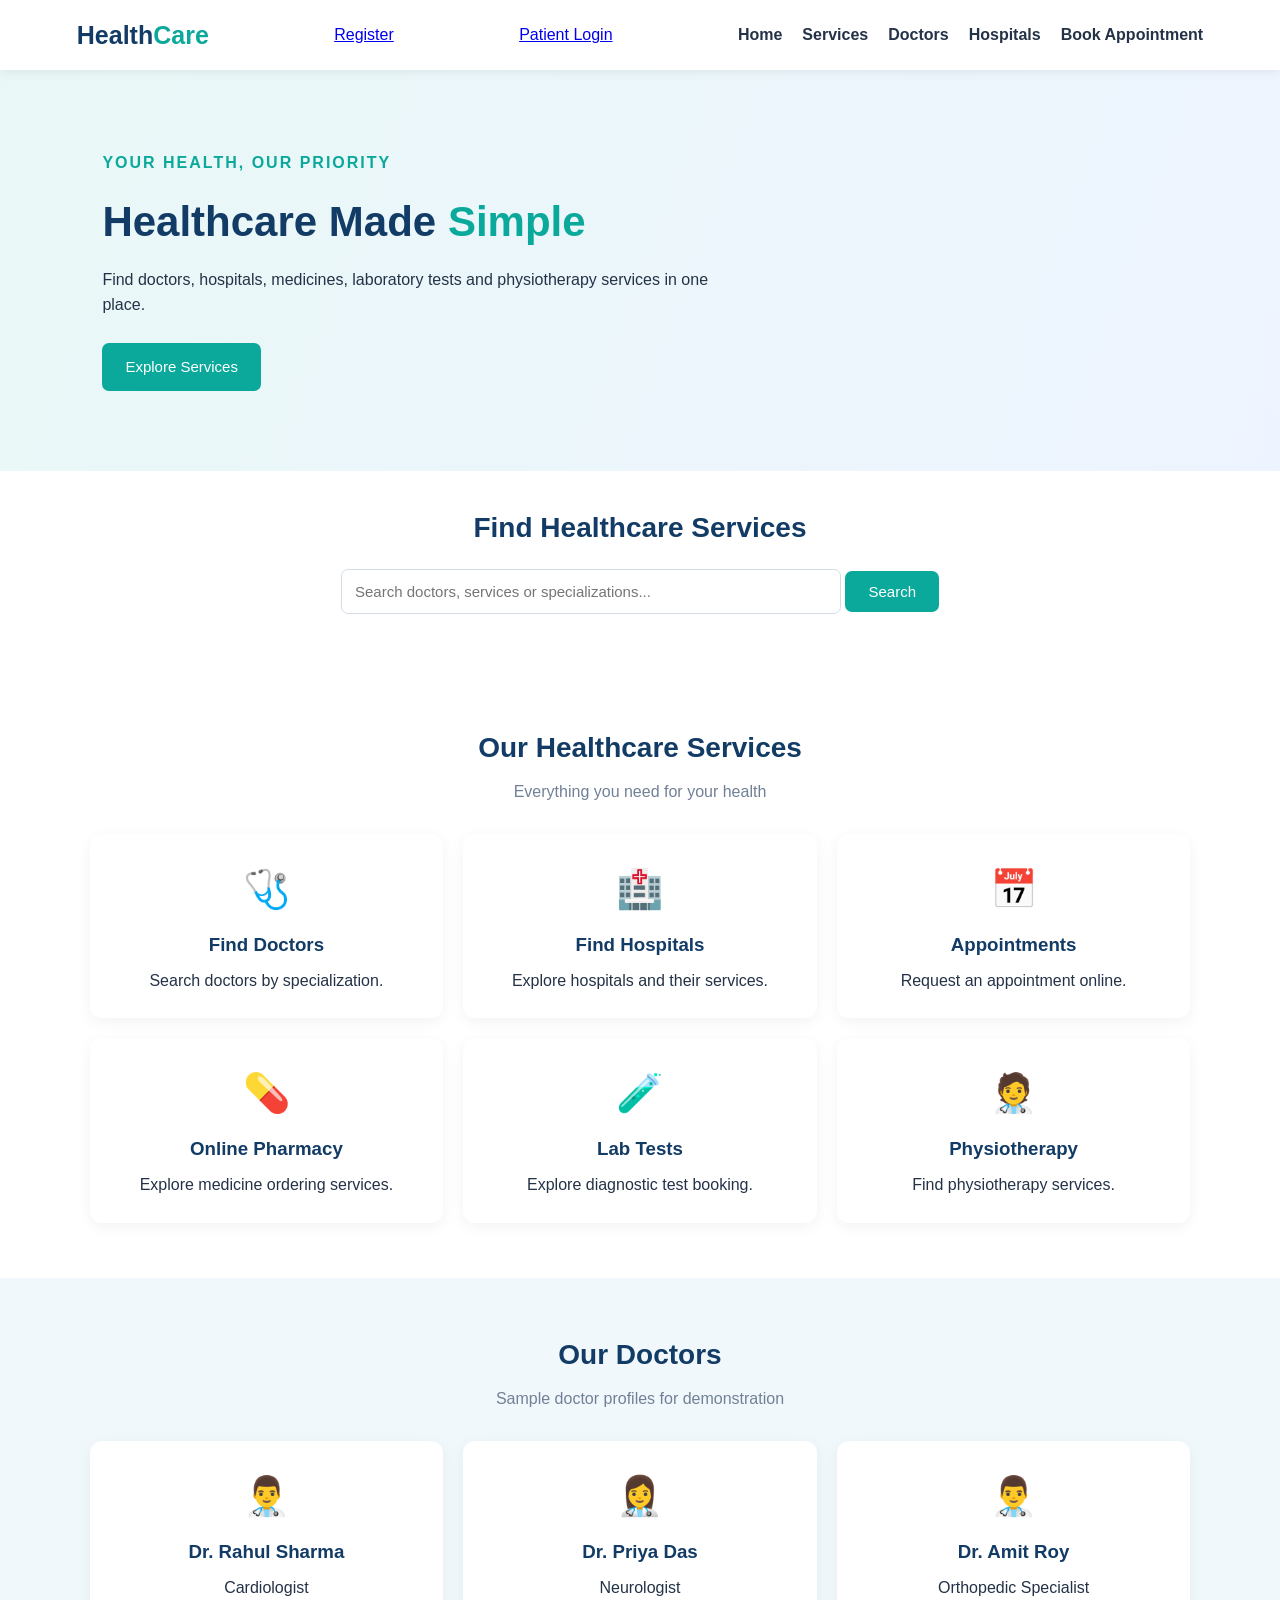
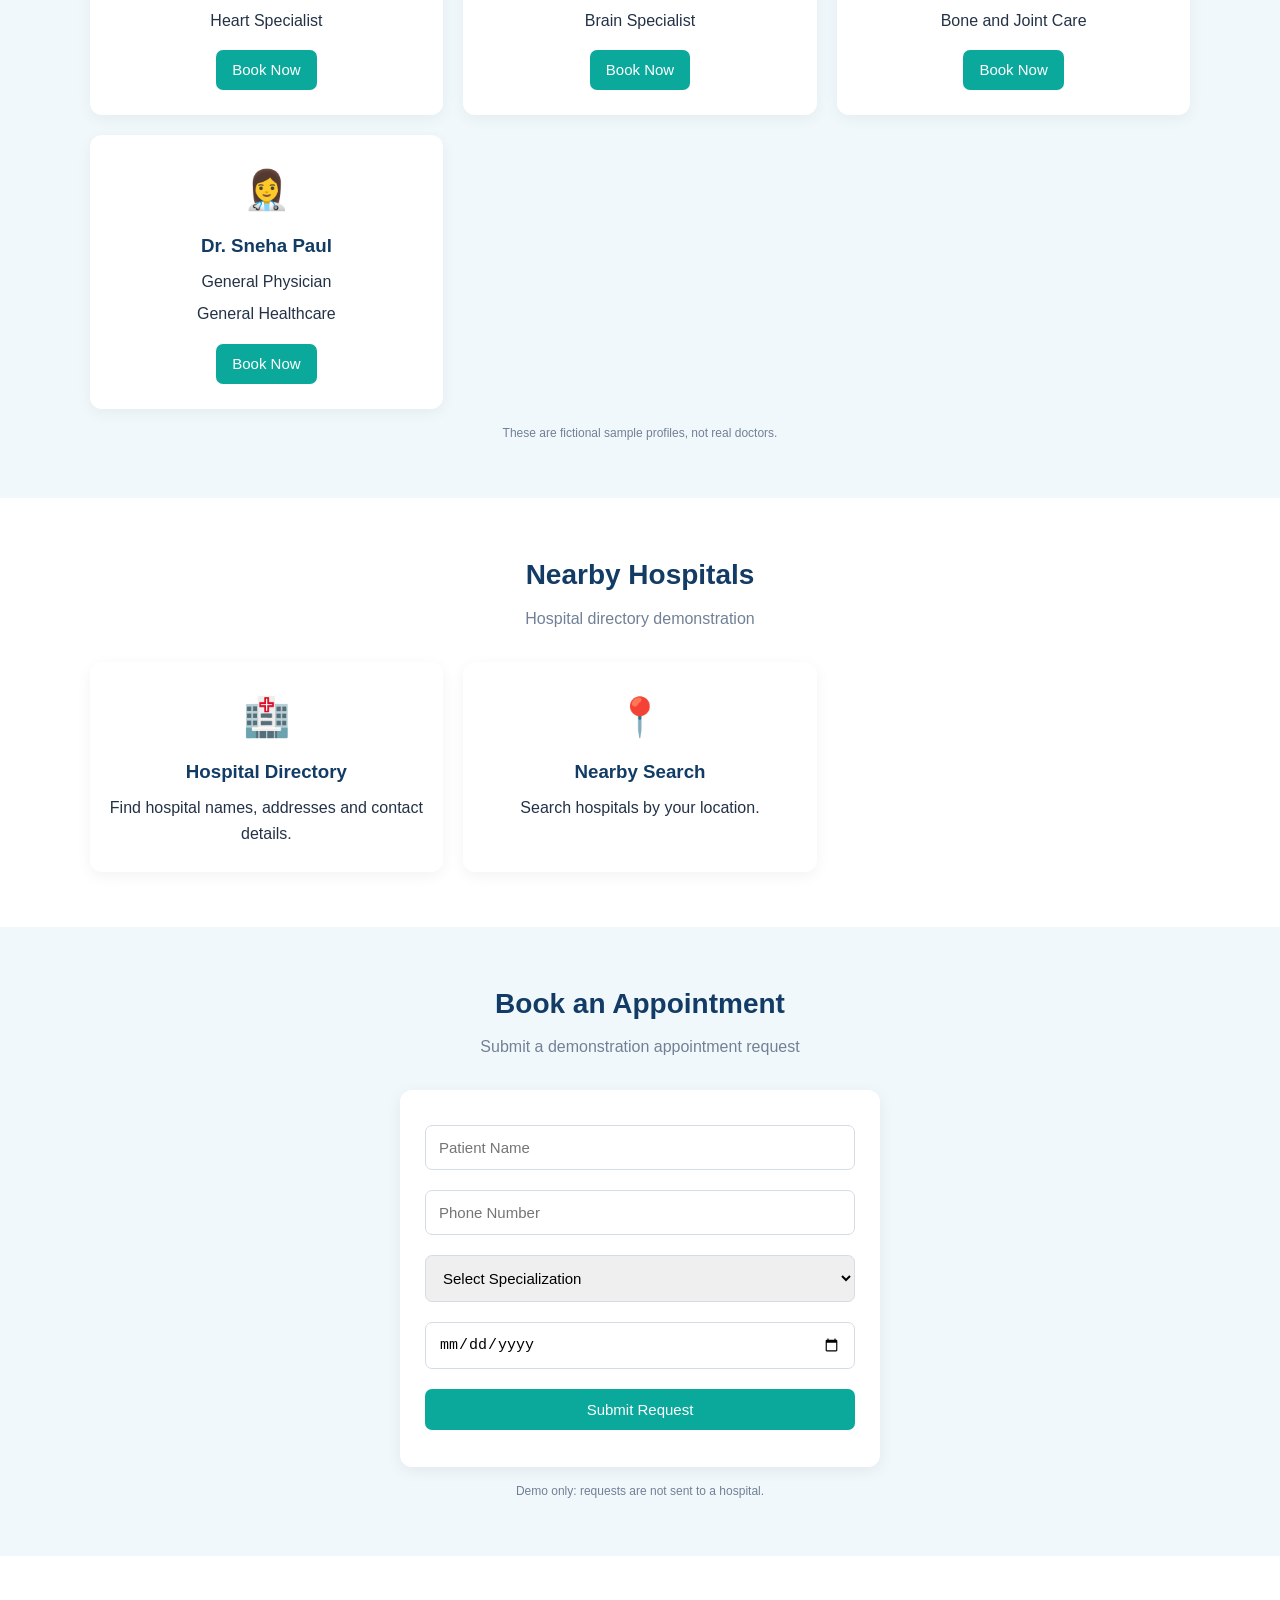
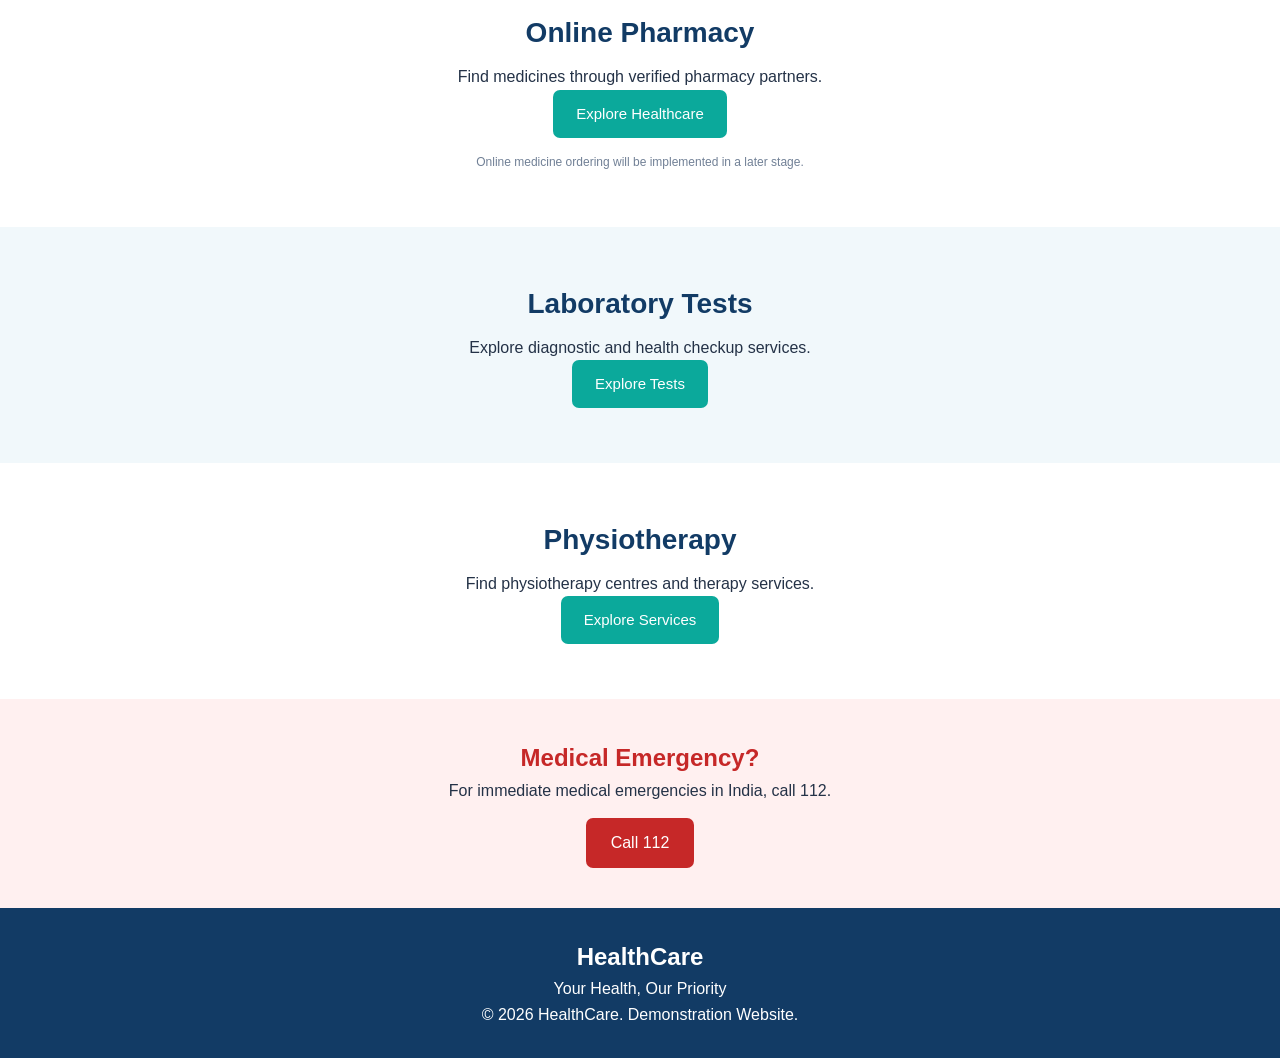
<file: Index.html>
<!DOCTYPE html>
<html lang="en">
<head>
    <meta charset="UTF-8">
    <meta name="viewport" content="width=device-width, initial-scale=1.0">
    <title>HealthCare - Your Health Partner</title>
    <link rel="stylesheet" href="css/style.css">
    <script src="js/script.js" defer></script>
</head>
<body>

<header>
    <div class="logo">Health<span>Care</span></div>
    <button class="menu-btn" id="menuBtn">☰</button>
  <a href="register.html">Register</a>
<a href="login.html">Patient Login</a>
    <nav id="navbar">
        <a href="#home">Home</a>
        <a href="#services">Services</a>
        <a href="#doctors">Doctors</a>
        <a href="#hospitals">Hospitals</a>
        <a href="#booking">Book Appointment</a>
      
    </nav>
</header>

<section class="hero" id="home">
    <div class="hero-content">
        <p class="tagline">YOUR HEALTH, OUR PRIORITY</p>
        <h1>Healthcare Made <span>Simple</span></h1>
        <p>
            Find doctors, hospitals, medicines, laboratory tests
            and physiotherapy services in one place.
        </p>
        <a href="#services" class="btn">Explore Services</a>
    </div>
</section>

<section class="search-section">
    <h2>Find Healthcare Services</h2>
    <input type="text" id="searchInput"
        placeholder="Search doctors, services or specializations...">
    <button class="btn" id="searchBtn">Search</button>
    <p id="searchMessage"></p>
</section>

<section class="section" id="services">
    <h2>Our Healthcare Services</h2>
    <p class="subtitle">Everything you need for your health</p>

    <div class="service-grid">
        <a href="#doctors" class="service-card">
            <div class="service-icon">🩺</div>
            <h3>Find Doctors</h3>
            <p>Search doctors by specialization.</p>
        </a>

        <a href="#hospitals" class="service-card">
            <div class="service-icon">🏥</div>
            <h3>Find Hospitals</h3>
            <p>Explore hospitals and their services.</p>
        </a>

        <a href="#booking" class="service-card">
            <div class="service-icon">📅</div>
            <h3>Appointments</h3>
            <p>Request an appointment online.</p>
        </a>

        <a href="#pharmacy" class="service-card">
            <div class="service-icon">💊</div>
            <h3>Online Pharmacy</h3>
            <p>Explore medicine ordering services.</p>
        </a>

        <a href="#tests" class="service-card">
            <div class="service-icon">🧪</div>
            <h3>Lab Tests</h3>
            <p>Explore diagnostic test booking.</p>
        </a>

        <a href="#physio" class="service-card">
            <div class="service-icon">🧑‍⚕️</div>
            <h3>Physiotherapy</h3>
            <p>Find physiotherapy services.</p>
        </a>
    </div>
</section>

<section class="section light" id="doctors">
    <h2>Our Doctors</h2>
    <p class="subtitle">Sample doctor profiles for demonstration</p>

    <div class="doctor-grid" id="doctorList">

        <div class="doctor-card" data-search="cardiology heart">
            <div class="doctor-icon">👨‍⚕️</div>
            <h3>Dr. Rahul Sharma</h3>
            <p>Cardiologist</p>
            <p>Heart Specialist</p>
            <a href="#booking" class="btn small">Book Now</a>
        </div>

        <div class="doctor-card" data-search="neurology brain">
            <div class="doctor-icon">👩‍⚕️</div>
            <h3>Dr. Priya Das</h3>
            <p>Neurologist</p>
            <p>Brain Specialist</p>
            <a href="#booking" class="btn small">Book Now</a>
        </div>

        <div class="doctor-card" data-search="orthopedics bone">
            <div class="doctor-icon">👨‍⚕️</div>
            <h3>Dr. Amit Roy</h3>
            <p>Orthopedic Specialist</p>
            <p>Bone and Joint Care</p>
            <a href="#booking" class="btn small">Book Now</a>
        </div>

        <div class="doctor-card" data-search="general medicine">
            <div class="doctor-icon">👩‍⚕️</div>
            <h3>Dr. Sneha Paul</h3>
            <p>General Physician</p>
            <p>General Healthcare</p>
            <a href="#booking" class="btn small">Book Now</a>
        </div>

    </div>
    <p class="demo-note">These are fictional sample profiles, not real doctors.</p>
</section>

<section class="section" id="hospitals">
    <h2>Nearby Hospitals</h2>
    <p class="subtitle">Hospital directory demonstration</p>

    <div class="service-grid">
        <div class="service-card">
            <div class="service-icon">🏥</div>
            <h3>Hospital Directory</h3>
            <p>Find hospital names, addresses and contact details.</p>
        </div>

        <div class="service-card">
            <div class="service-icon">📍</div>
            <h3>Nearby Search</h3>
            <p>Search hospitals by your location.</p>
        </div>
    </div>
</section>

<section class="section light" id="booking">
    <h2>Book an Appointment</h2>
    <p class="subtitle">Submit a demonstration appointment request</p>

    <form id="appointmentForm">
        <input type="text" id="patientName"
            placeholder="Patient Name" required>

        <input type="tel" id="phone"
            placeholder="Phone Number" required
            pattern="[0-9]{10}" maxlength="10">

        <select id="specialization" required>
            <option value="">Select Specialization</option>
            <option>Cardiology</option>
            <option>Neurology</option>
            <option>Orthopedics</option>
            <option>General Physician</option>
        </select>

        <input type="date" id="appointmentDate" required>

        <button type="submit" class="btn">Submit Request</button>
        <p id="bookingMessage"></p>
    </form>
    <p class="demo-note">Demo only: requests are not sent to a hospital.</p>
</section>

<section class="section" id="pharmacy">
    <h2>Online Pharmacy</h2>
    <p>Find medicines through verified pharmacy partners.</p>
    <a href="#booking" class="btn">Explore Healthcare</a>
    <p class="demo-note">Online medicine ordering will be implemented in a later stage.</p>
</section>

<section class="section light" id="tests">
    <h2>Laboratory Tests</h2>
    <p>Explore diagnostic and health checkup services.</p>
    <a href="#booking" class="btn">Explore Tests</a>
</section>

<section class="section" id="physio">
    <h2>Physiotherapy</h2>
    <p>Find physiotherapy centres and therapy services.</p>
    <a href="#booking" class="btn">Explore Services</a>
</section>

<section class="emergency">
    <h2>Medical Emergency?</h2>
    <p>For immediate medical emergencies in India, call 112.</p>
    <a href="tel:112" class="emergency-btn">Call 112</a>
</section>

<footer>
    <h2>HealthCare</h2>
    <p>Your Health, Our Priority</p>
    <p>© 2026 HealthCare. Demonstration Website.</p>
</footer>

</body>
</html>
</file>
<file: css/style.css>
* {
    margin: 0;
    padding: 0;
    box-sizing: border-box;
}

html {
    scroll-behavior: smooth;
}

body {
    font-family: Arial, sans-serif;
    background: #ffffff;
    color: #243247;
    line-height: 1.6;
}

header {
    background: #ffffff;
    padding: 15px 6%;
    display: flex;
    justify-content: space-between;
    align-items: center;
    position: sticky;
    top: 0;
    z-index: 100;
    box-shadow: 0 2px 10px #00000012;
}

.logo {
    font-size: 25px;
    font-weight: bold;
    color: #123b65;
}

.logo span, .hero h1 span {
    color: #0ba99b;
}

nav {
    display: flex;
    gap: 20px;
}

nav a {
    text-decoration: none;
    color: #243247;
    font-weight: bold;
}

nav a:hover {
    color: #0ba99b;
}

.menu-btn {
    display: none;
    border: none;
    background: #0ba99b;
    color: white;
    padding: 8px 12px;
    font-size: 20px;
    border-radius: 5px;
}

.hero {
    min-height: 390px;
    padding: 80px 8%;
    display: flex;
    align-items: center;
    background: linear-gradient(110deg, #e9f8f7, #eef4ff);
}

.hero-content {
    max-width: 650px;
}

.tagline {
    color: #0ba99b;
    font-weight: bold;
    letter-spacing: 2px;
}

.hero h1 {
    font-size: 42px;
    color: #123b65;
    margin: 12px 0;
}

.hero-content > p:not(.tagline) {
    margin-bottom: 25px;
}

.btn {
    display: inline-block;
    background: #0ba99b;
    color: white;
    padding: 12px 23px;
    border: none;
    border-radius: 7px;
    text-decoration: none;
    font-size: 15px;
    cursor: pointer;
}

.btn:hover {
    background: #087f78;
}

.search-section {
    text-align: center;
    padding: 35px 6%;
    background: white;
}

.search-section input {
    max-width: 500px;
    display: inline-block;
}

.section {
    padding: 55px 7%;
    text-align: center;
}

.section h2, .search-section h2 {
    color: #123b65;
    font-size: 28px;
    margin-bottom: 8px;
}

.subtitle {
    color: #718096;
    margin-bottom: 30px;
}

.light {
    background: #f1f8fb;
}

.service-grid, .doctor-grid {
    display: grid;
    grid-template-columns: repeat(3, 1fr);
    gap: 20px;
    margin-top: 25px;
}

.service-card, .doctor-card {
    background: white;
    padding: 25px 15px;
    border-radius: 12px;
    text-decoration: none;
    color: #243247;
    box-shadow: 0 4px 15px #0000000d;
    transition: 0.3s;
}

.service-card:hover, .doctor-card:hover {
    transform: translateY(-5px);
    box-shadow: 0 8px 20px #00000018;
}

.service-icon, .doctor-icon {
    font-size: 38px;
    margin-bottom: 10px;
}

.service-card h3, .doctor-card h3 {
    color: #123b65;
    margin-bottom: 8px;
}

.doctor-card p {
    margin-bottom: 7px;
}

.small {
    padding: 8px 16px;
    margin-top: 10px;
}

form {
    max-width: 480px;
    margin: 25px auto 0;
    background: white;
    padding: 25px;
    border-radius: 12px;
    box-shadow: 0 4px 15px #00000010;
}

input, select {
    width: 100%;
    padding: 13px;
    margin: 10px 0;
    border: 1px solid #d4dde5;
    border-radius: 7px;
    font-size: 15px;
}

form .btn {
    width: 100%;
    margin-top: 10px;
}

#bookingMessage, #searchMessage {
    margin-top: 12px;
    font-weight: bold;
    color: #087f78;
}

.demo-note {
    font-size: 12px;
    color: #718096;
    margin-top: 15px;
}

.emergency {
    text-align: center;
    background: #fff0f0;
    padding: 40px 15px;
}

.emergency h2 {
    color: #c62828;
}

.emergency-btn {
    display: inline-block;
    margin-top: 15px;
    background: #c62828;
    color: white;
    text-decoration: none;
    padding: 12px 25px;
    border-radius: 7px;
}

footer {
    text-align: center;
    background: #123b65;
    color: white;
    padding: 30px 10px;
}

@media (max-width: 700px) {
    header {
        flex-wrap: wrap;
    }

    .menu-btn {
        display: block;
    }

    nav {
        display: none;
        flex-direction: column;
        width: 100%;
        padding-top: 15px;
    }

    nav.show {
        display: flex;
    }

    .hero {
        min-height: 350px;
        padding: 55px 7%;
    }

    .hero h1 {
        font-size: 34px;
    }

    .service-grid, .doctor-grid {
        grid-template-columns: 1fr;
    }

    .section {
        padding: 40px 6%;
    }
}
</file>
